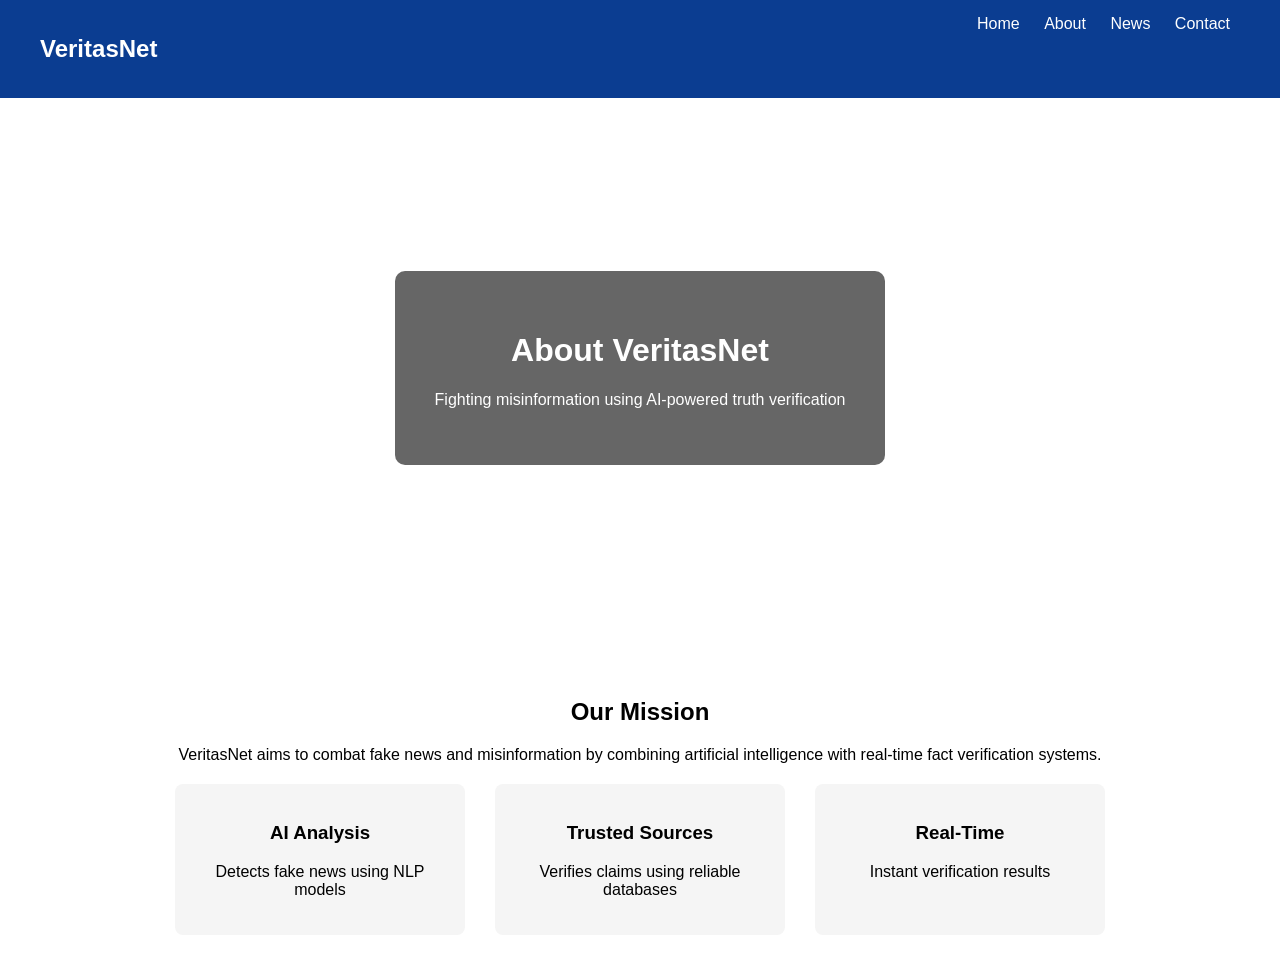
<file: about.html>
<!DOCTYPE html>
<html lang="en">
<head>
<meta charset="UTF-8">
<title>About - VeritasNet</title>

<style>
body {
    margin: 0;
    font-family: Arial;
}

/* NAVBAR */
.navbar {
    display: flex;
    justify-content: space-between;
    background: #0b3d91;
    padding: 15px 40px;
    color: white;
}

.navbar a {
    color: white;
    margin: 0 10px;
    text-decoration: none;
}

/* HERO */
.hero {
    height: 60vh;
    background: url('https://images.unsplash.com/photo-1451187580459-43490279c0fa')
                no-repeat center/cover;
    display: flex;
    justify-content: center;
    align-items: center;
}

.overlay {
    background: rgba(0,0,0,0.6);
    padding: 40px;
    color: white;
    text-align: center;
    border-radius: 10px;
}

/* CONTENT */
.container {
    padding: 40px;
    text-align: center;
}

.features {
    display: flex;
    justify-content: center;
    gap: 30px;
    margin-top: 20px;
}

.card {
    background: #f5f5f5;
    padding: 20px;
    border-radius: 8px;
    width: 250px;
}
</style>
</head>

<body>

<!-- NAVBAR -->
<div class="navbar">
    <h2>VeritasNet</h2>

    <div>
        <a href="index.html">Home</a>
        <a href="about.html">About</a>
        <a href="news.html">News</a>
        <a href="contact.html">Contact</a>
    </div>
</div>

<!-- HERO -->
<div class="hero">
    <div class="overlay">
        <h1>About VeritasNet</h1>
        <p>Fighting misinformation using AI-powered truth verification</p>
    </div>
</div>

<!-- CONTENT -->
<div class="container">
    <h2>Our Mission</h2>
    <p>
        VeritasNet aims to combat fake news and misinformation by combining 
        artificial intelligence with real-time fact verification systems.
    </p>

    <div class="features">
        <div class="card">
            <h3>AI Analysis</h3>
            <p>Detects fake news using NLP models</p>
        </div>

        <div class="card">
            <h3>Trusted Sources</h3>
            <p>Verifies claims using reliable databases</p>
        </div>

        <div class="card">
            <h3>Real-Time</h3>
            <p>Instant verification results</p>
        </div>
    </div>
</div>

</body>
</html>
</file>
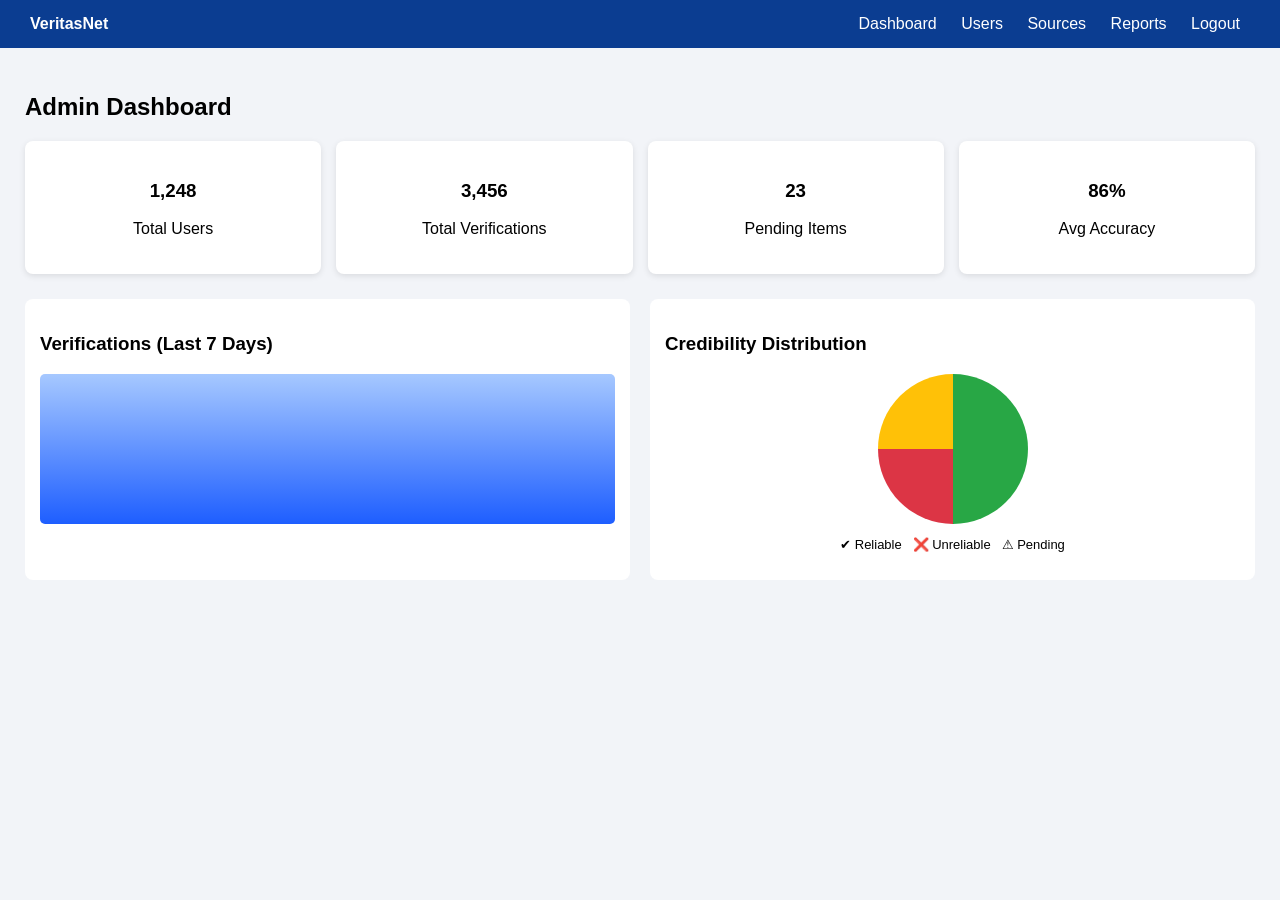
<file: admit.html>
<!DOCTYPE html>
<html lang="en">
<head>
<meta charset="UTF-8">
<title>Admin Dashboard - VeritasNet</title>

<style>
body {
    margin: 0;
    font-family: Arial;
    background: #f2f4f8;
}

/* NAVBAR */
.navbar {
    display: flex;
    justify-content: space-between;
    background: #0b3d91;
    padding: 15px 30px;
    color: white;
}

.navbar a {
    color: white;
    margin: 0 10px;
    text-decoration: none;
}

/* CONTAINER */
.container {
    padding: 25px;
}

/* CARDS */
.cards {
    display: flex;
    gap: 15px;
    margin-top: 20px;
}

.card {
    flex: 1;
    background: white;
    padding: 20px;
    border-radius: 8px;
    text-align: center;
    box-shadow: 0 2px 6px rgba(0,0,0,0.1);
}

/* CHART SECTION */
.section {
    display: flex;
    gap: 20px;
    margin-top: 25px;
}

.box {
    flex: 1;
    background: white;
    padding: 15px;
    border-radius: 8px;
}

/* SIMPLE GRAPH */
.graph {
    height: 150px;
    background: linear-gradient(to top, #1e5eff, #a6c8ff);
    border-radius: 5px;
}

/* PIE CHART (FAKE DESIGN) */
.pie {
    width: 150px;
    height: 150px;
    border-radius: 50%;
    background: conic-gradient(
        #28a745 0% 50%,
        #dc3545 50% 75%,
        #ffc107 75% 100%
    );
    margin: auto;
}
</style>
</head>

<body>

<!-- NAVBAR -->
<div class="navbar">
    <div><b>VeritasNet</b></div>

    <div>
        <a href="dashboard.html">Dashboard</a>
        <a href="users.html">Users</a>
        <a href="sources.html">Sources</a>
        <a href="reports.html">Reports</a>
        <a href="login.html">Logout</a>
    </div>
</div>

<!-- MAIN -->
<div class="container">

<h2>Admin Dashboard</h2>

<!-- TOP CARDS -->
<div class="cards">

    <div class="card">
        <h3>1,248</h3>
        <p>Total Users</p>
    </div>

    <div class="card">
        <h3>3,456</h3>
        <p>Total Verifications</p>
    </div>

    <div class="card">
        <h3>23</h3>
        <p>Pending Items</p>
    </div>

    <div class="card">
        <h3>86%</h3>
        <p>Avg Accuracy</p>
    </div>

</div>

<!-- CHARTS -->
<div class="section">

    <!-- GRAPH -->
    <div class="box">
        <h3>Verifications (Last 7 Days)</h3>
        <div class="graph"></div>
    </div>

    <!-- PIE -->
    <div class="box">
        <h3>Credibility Distribution</h3>
        <div class="pie"></div>

        <p style="text-align:center; font-size:13px;">
            ✔ Reliable &nbsp; ❌ Unreliable &nbsp; ⚠ Pending
        </p>
    </div>

</div>

</div>

</body>
</html>
</file>
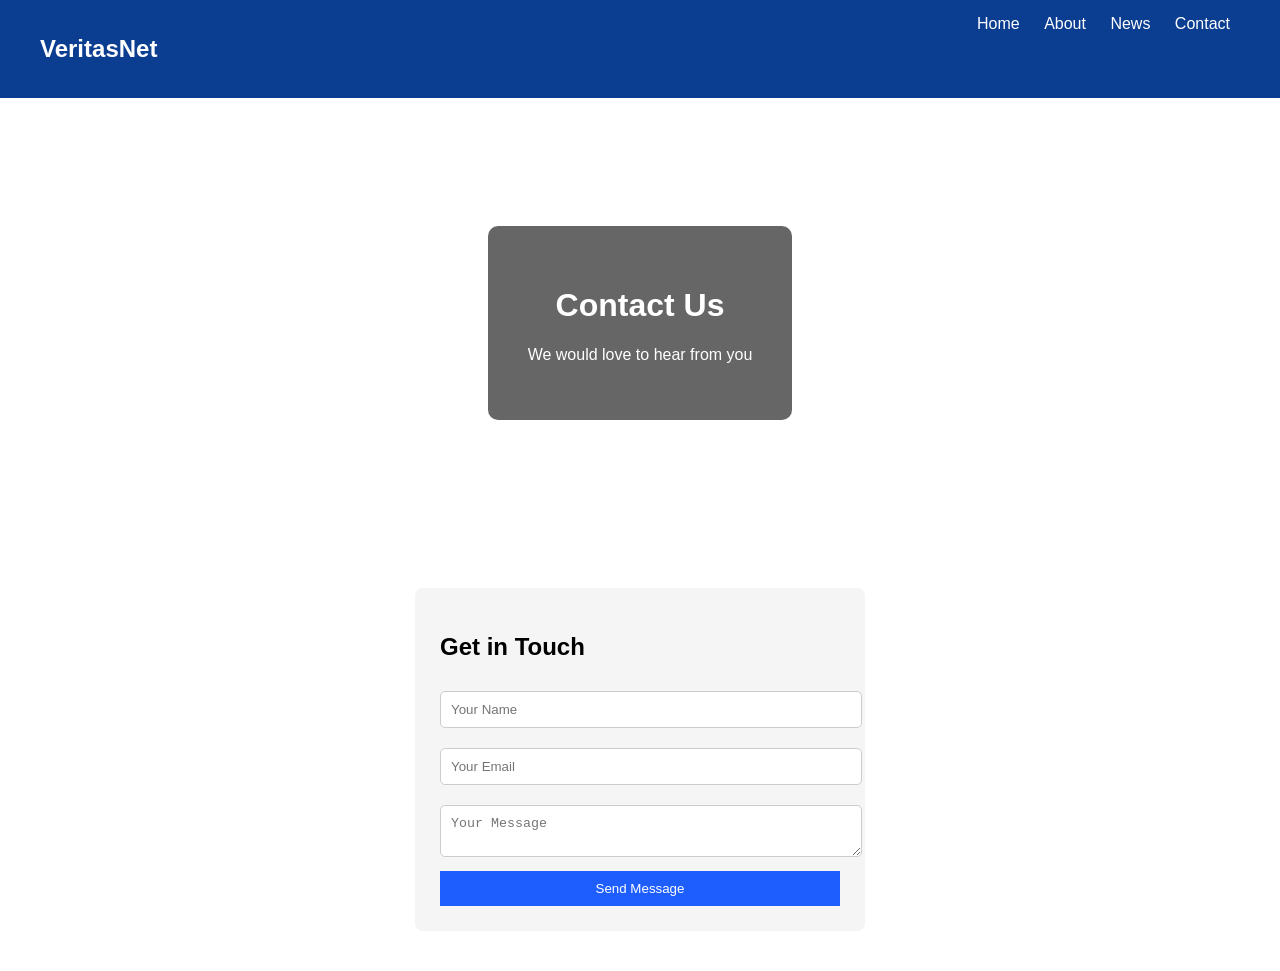
<file: contact.html>
<!DOCTYPE html>
<html lang="en">
<head>
<meta charset="UTF-8">
<title>Contact - VeritasNet</title>

<style>
body {
    margin: 0;
    font-family: Arial;
}

/* NAVBAR */
.navbar {
    display: flex;
    justify-content: space-between;
    background: #0b3d91;
    padding: 15px 40px;
    color: white;
}

.navbar a {
    color: white;
    margin: 0 10px;
    text-decoration: none;
}

/* HERO */
.hero {
    height: 50vh;
    background: url('https://images.unsplash.com/photo-1522202176988-66273c2fd55f')
                no-repeat center/cover;
    display: flex;
    justify-content: center;
    align-items: center;
}

.overlay {
    background: rgba(0,0,0,0.6);
    padding: 40px;
    color: white;
    text-align: center;
    border-radius: 10px;
}

/* FORM */
.container {
    padding: 40px;
    display: flex;
    justify-content: center;
}

.form-box {
    background: #f5f5f5;
    padding: 25px;
    width: 400px;
    border-radius: 8px;
}

input, textarea {
    width: 100%;
    padding: 10px;
    margin: 10px 0;
    border-radius: 5px;
    border: 1px solid #ccc;
}

.btn {
    background: #1e5eff;
    color: white;
    padding: 10px;
    border: none;
    width: 100%;
    cursor: pointer;
}
</style>
</head>

<body>

<!-- NAVBAR -->
<div class="navbar">
    <h2>VeritasNet</h2>

    <div>
        <a href="index.html">Home</a>
        <a href="about.html">About</a>
        <a href="news.html">News</a>
        <a href="contact.html">Contact</a>
    </div>
</div>

<!-- HERO -->
<div class="hero">
    <div class="overlay">
        <h1>Contact Us</h1>
        <p>We would love to hear from you</p>
    </div>
</div>

<!-- FORM -->
<div class="container">
    <div class="form-box">
        <h2>Get in Touch</h2>

        <input type="text" placeholder="Your Name">
        <input type="email" placeholder="Your Email">
        <textarea placeholder="Your Message"></textarea>

        <button class="btn">Send Message</button>
    </div>
</div>

</body>
</html>
</file>
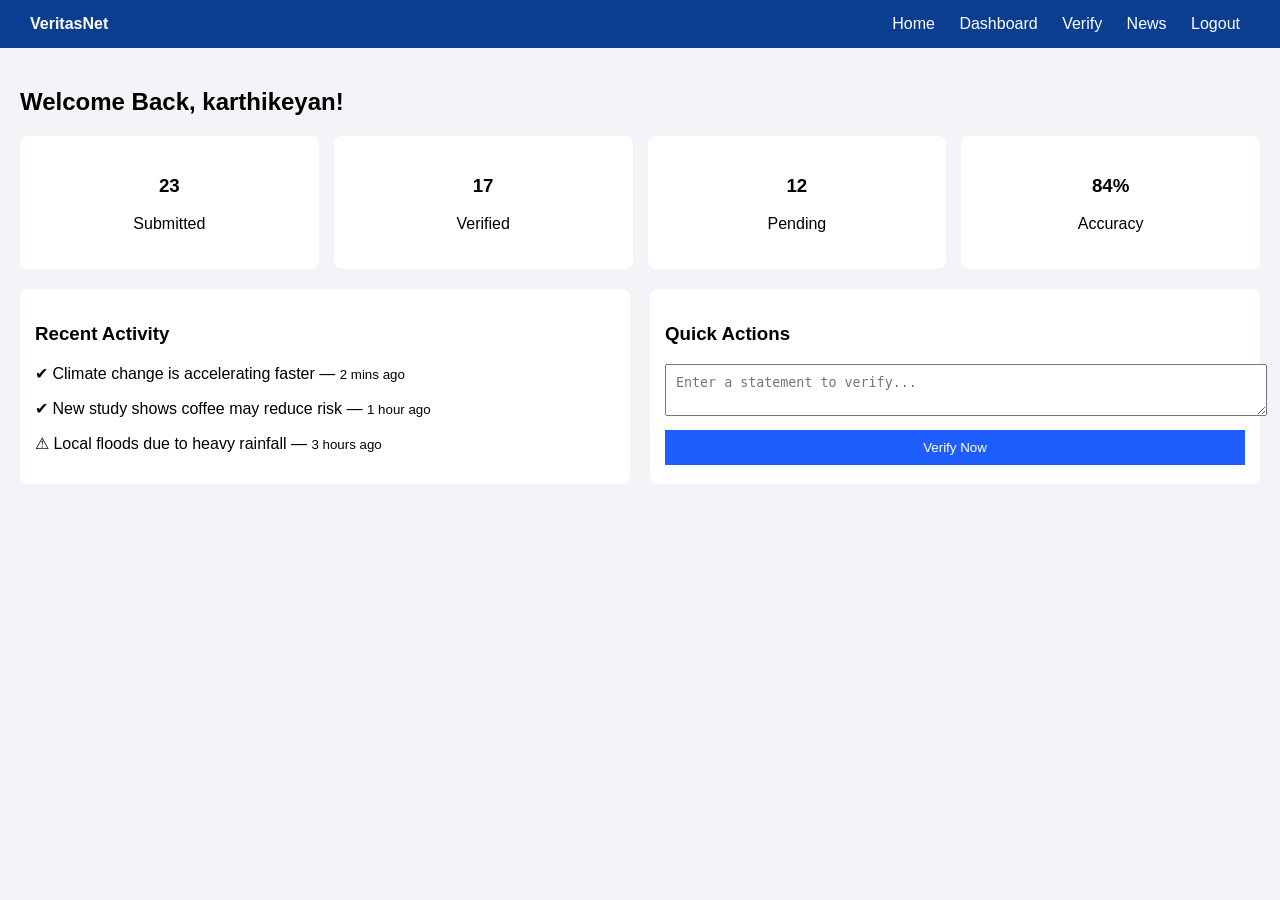
<file: dashboard.html>
<!DOCTYPE html>
<html lang="en">
<head>
<meta charset="UTF-8">
<title>Dashboard - VeritasNet</title>

<style>
body {
    margin: 0;
    font-family: Arial;
    background: #f2f4f8;
}

/* NAVBAR */
.navbar {
    display: flex;
    justify-content: space-between;
    background: #0b3d91;
    padding: 15px 30px;
    color: white;
}

.navbar a {
    color: white;
    margin: 0 10px;
    text-decoration: none;
}

/* CONTAINER */
.container {
    padding: 20px;
}

.cards {
    display: flex;
    gap: 15px;
    margin-top: 15px;
}

.card {
    flex: 1;
    background: white;
    padding: 20px;
    border-radius: 8px;
    text-align: center;
}

/* CONTENT */
.section {
    display: flex;
    gap: 20px;
    margin-top: 20px;
}

.box {
    flex: 1;
    background: white;
    padding: 15px;
    border-radius: 8px;
}

textarea {
    width: 100%;
    padding: 10px;
}

.btn {
    background: #1e5eff;
    color: white;
    padding: 10px;
    border: none;
    width: 100%;
    margin-top: 10px;
    cursor: pointer;
}
</style>
</head>

<body>

<!-- NAVBAR -->
<div class="navbar">
    <div><b>VeritasNet</b></div>

    <div>
        <a href="index.html">Home</a>
        <a href="dashboard.html">Dashboard</a>
        <a href="verify.html">Verify</a>
        <a href="news.html">News</a>
        <a href="login.html">Logout</a>
    </div>
</div>

<!-- MAIN -->
<div class="container">

<h2>Welcome Back, karthikeyan!</h2>

<!-- STATS -->
<div class="cards">
    <div class="card">
        <h3>23</h3>
        <p>Submitted</p>
    </div>

    <div class="card">
        <h3>17</h3>
        <p>Verified</p>
    </div>

    <div class="card">
        <h3>12</h3>
        <p>Pending</p>
    </div>

    <div class="card">
        <h3>84%</h3>
        <p>Accuracy</p>
    </div>
</div>

<!-- SECTIONS -->
<div class="section">

    <!-- RECENT ACTIVITY -->
    <div class="box">
        <h3>Recent Activity</h3>

        <p>✔ Climate change is accelerating faster — <small>2 mins ago</small></p>
        <p>✔ New study shows coffee may reduce risk — <small>1 hour ago</small></p>
        <p>⚠ Local floods due to heavy rainfall — <small>3 hours ago</small></p>
    </div>

    <!-- QUICK VERIFY -->
    <div class="box">
        <h3>Quick Actions</h3>

        <textarea placeholder="Enter a statement to verify..."></textarea>

        <button class="btn" onclick="location.href='result.html'">
            Verify Now
        </button>
    </div>

</div>

</div>

</body>
</html>
</file>
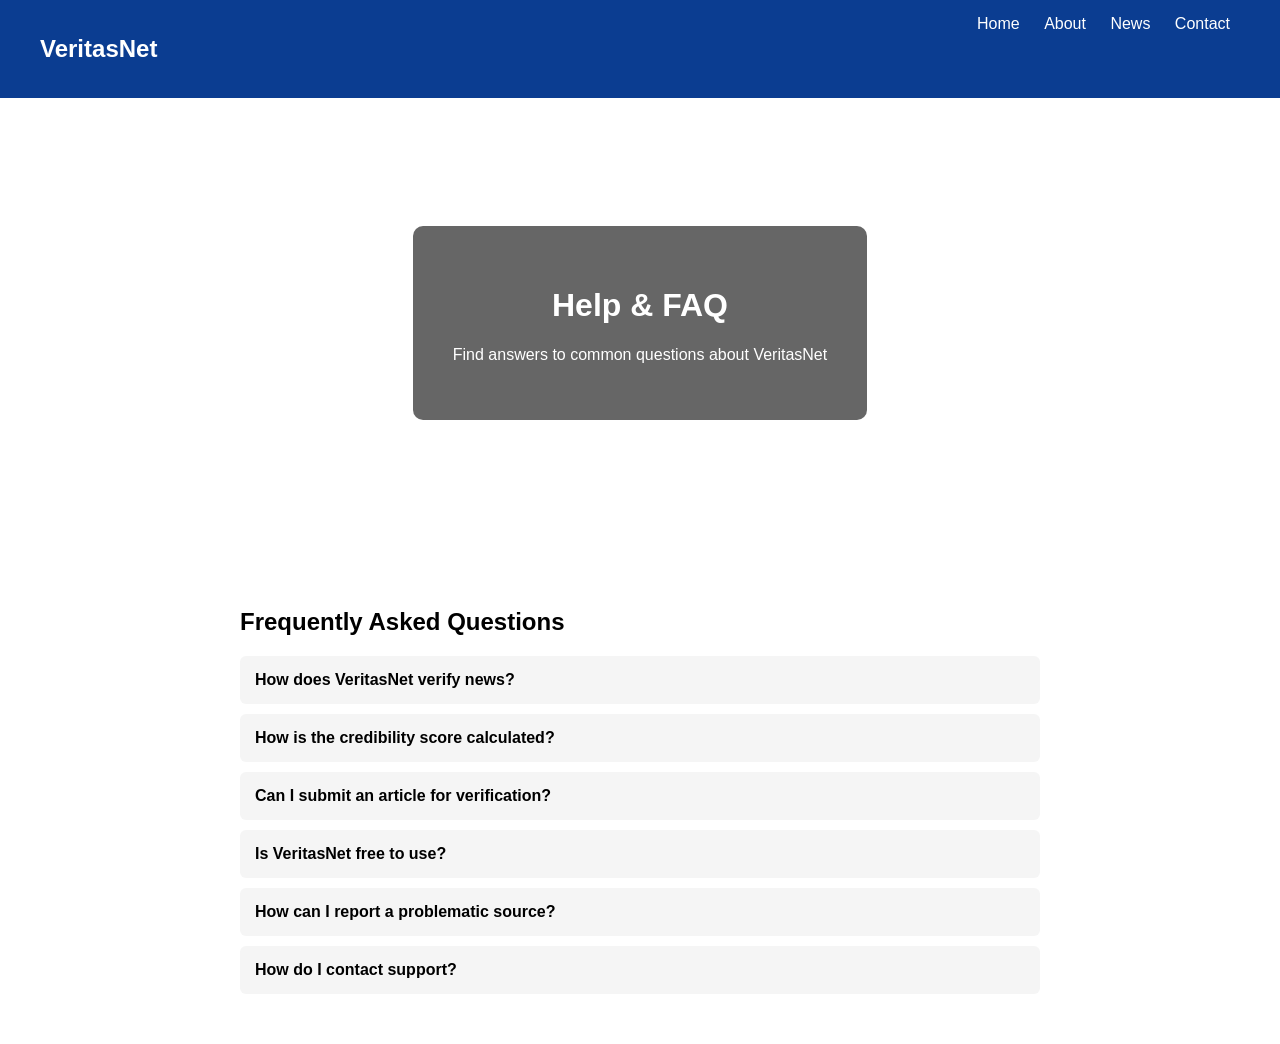
<file: help.html>
<!DOCTYPE html>
<html lang="en">
<head>
<meta charset="UTF-8">
<title>Help & FAQ - VeritasNet</title>

<style>
body {
    margin: 0;
    font-family: Arial;
}

/* NAVBAR */
.navbar {
    display: flex;
    justify-content: space-between;
    background: #0b3d91;
    padding: 15px 40px;
    color: white;
}

.navbar a {
    color: white;
    margin: 0 10px;
    text-decoration: none;
}

/* HERO */
.hero {
    height: 50vh;
    background: url('https://images.unsplash.com/photo-1451187580459-43490279c0fa')
                no-repeat center/cover;
    display: flex;
    justify-content: center;
    align-items: center;
}

.overlay {
    background: rgba(0,0,0,0.6);
    padding: 40px;
    color: white;
    text-align: center;
    border-radius: 10px;
}

/* FAQ SECTION */
.container {
    padding: 40px;
    max-width: 800px;
    margin: auto;
}

.faq {
    background: #f5f5f5;
    margin-bottom: 10px;
    border-radius: 6px;
}

.question {
    padding: 15px;
    cursor: pointer;
    font-weight: bold;
}

.answer {
    display: none;
    padding: 15px;
    border-top: 1px solid #ddd;
    font-size: 14px;
}

/* BUTTON */
.btn {
    background: #1e5eff;
    color: white;
    padding: 8px 14px;
    border-radius: 4px;
    border: none;
}
</style>
</head>

<body>

<!-- NAVBAR -->
<div class="navbar">
    <h2>VeritasNet</h2>

    <div>
        <a href="index.html">Home</a>
        <a href="about.html">About</a>
        <a href="news.html">News</a>
        <a href="contact.html">Contact</a>
    </div>
</div>

<!-- HERO -->
<div class="hero">
    <div class="overlay">
        <h1>Help & FAQ</h1>
        <p>Find answers to common questions about VeritasNet</p>
    </div>
</div>

<!-- FAQ -->
<div class="container">

    <h2>Frequently Asked Questions</h2>

    <div class="faq">
        <div class="question" onclick="toggle(this)">How does VeritasNet verify news?</div>
        <div class="answer">
            It uses AI models and trusted data sources to validate claims.
        </div>
    </div>

    <div class="faq">
        <div class="question" onclick="toggle(this)">How is the credibility score calculated?</div>
        <div class="answer">
            Based on source reliability, content analysis, and fact-checking databases.
        </div>
    </div>

    <div class="faq">
        <div class="question" onclick="toggle(this)">Can I submit an article for verification?</div>
        <div class="answer">
            Yes, users can enter any claim in the verification form.
        </div>
    </div>

    <div class="faq">
        <div class="question" onclick="toggle(this)">Is VeritasNet free to use?</div>
        <div class="answer">
            Basic verification is free, with premium features planned.
        </div>
    </div>

    <div class="faq">
        <div class="question" onclick="toggle(this)">How can I report a problematic source?</div>
        <div class="answer">
            Use the contact page to submit reports.
        </div>
    </div>

    <div class="faq">
        <div class="question" onclick="toggle(this)">How do I contact support?</div>
        <div class="answer">
            Visit the Contact page and submit your query.
        </div>
    </div>

</div>

<!-- SCRIPT -->
<script>
function toggle(element) {
    let answer = element.nextElementSibling;
    answer.style.display =
        answer.style.display === "block" ? "none" : "block";
}
</script>

</body>
</html>
</file>
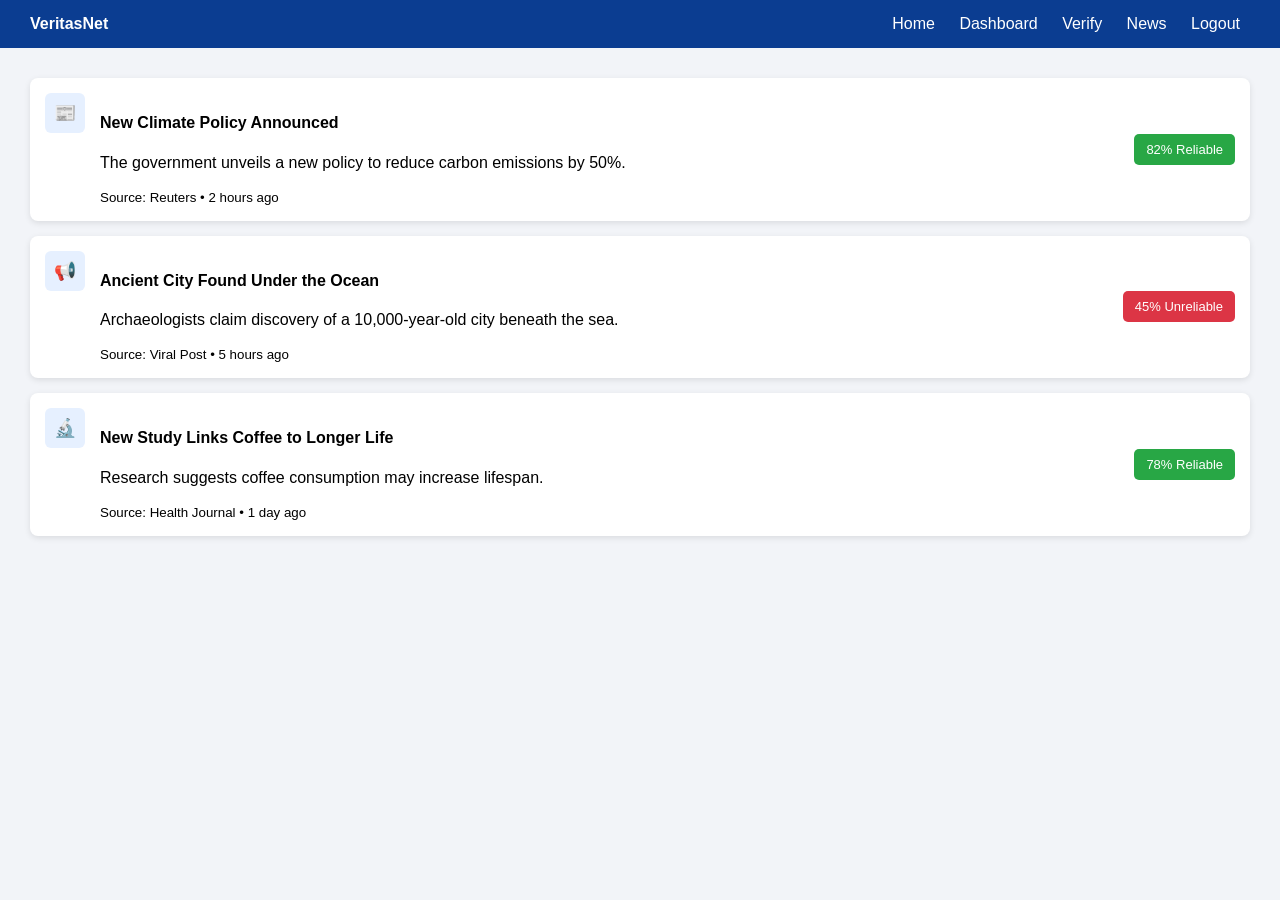
<file: news.html>
<!DOCTYPE html>
<html lang="en">
<head>
<meta charset="UTF-8">
<title>News Feed - VeritasNet</title>

<style>
body {
    margin: 0;
    font-family: Arial;
    background: #f2f4f8;
}

/* NAVBAR */
.navbar {
    display: flex;
    justify-content: space-between;
    background: #0b3d91;
    padding: 15px 30px;
    color: white;
}

.navbar a {
    color: white;
    margin: 0 10px;
    text-decoration: none;
}

/* CONTAINER */
.container {
    padding: 30px;
}

/* CARD */
.news-card {
    display: flex;
    justify-content: space-between;
    align-items: center;
    background: white;
    padding: 15px;
    margin-bottom: 15px;
    border-radius: 8px;
    box-shadow: 0 2px 6px rgba(0,0,0,0.1);
}

/* LEFT */
.news-left {
    display: flex;
    gap: 15px;
}

.icon {
    width: 40px;
    height: 40px;
    background: #e6f0ff;
    display: flex;
    align-items: center;
    justify-content: center;
    border-radius: 6px;
    font-size: 18px;
}

/* RIGHT BADGE */
.badge {
    padding: 8px 12px;
    border-radius: 5px;
    color: white;
    font-size: 13px;
}

/* COLORS */
.green {
    background: #28a745;
}

.red {
    background: #dc3545;
}

.yellow {
    background: #f0ad4e;
}
</style>
</head>

<body>

<!-- NAVBAR -->
<div class="navbar">
    <div><b>VeritasNet</b></div>

    <div>
        <a href="index.html">Home</a>
        <a href="dashboard.html">Dashboard</a>
        <a href="verify.html">Verify</a>
        <a href="news.html">News</a>
        <a href="login.html">Logout</a>
    </div>
</div>

<!-- NEWS -->
<div class="container">

    <!-- NEWS 1 -->
    <div class="news-card">
        <div class="news-left">
            <div class="icon">📰</div>
            <div>
                <h4>New Climate Policy Announced</h4>
                <p>The government unveils a new policy to reduce carbon emissions by 50%.</p>
                <small>Source: Reuters • 2 hours ago</small>
            </div>
        </div>
        <div class="badge green">82% Reliable</div>
    </div>

    <!-- NEWS 2 -->
    <div class="news-card">
        <div class="news-left">
            <div class="icon">📢</div>
            <div>
                <h4>Ancient City Found Under the Ocean</h4>
                <p>Archaeologists claim discovery of a 10,000-year-old city beneath the sea.</p>
                <small>Source: Viral Post • 5 hours ago</small>
            </div>
        </div>
        <div class="badge red">45% Unreliable</div>
    </div>

    <!-- NEWS 3 -->
    <div class="news-card">
        <div class="news-left">
            <div class="icon">🔬</div>
            <div>
                <h4>New Study Links Coffee to Longer Life</h4>
                <p>Research suggests coffee consumption may increase lifespan.</p>
                <small>Source: Health Journal • 1 day ago</small>
            </div>
        </div>
        <div class="badge green">78% Reliable</div>
    </div>

</div>

</body>
</html>
</file>
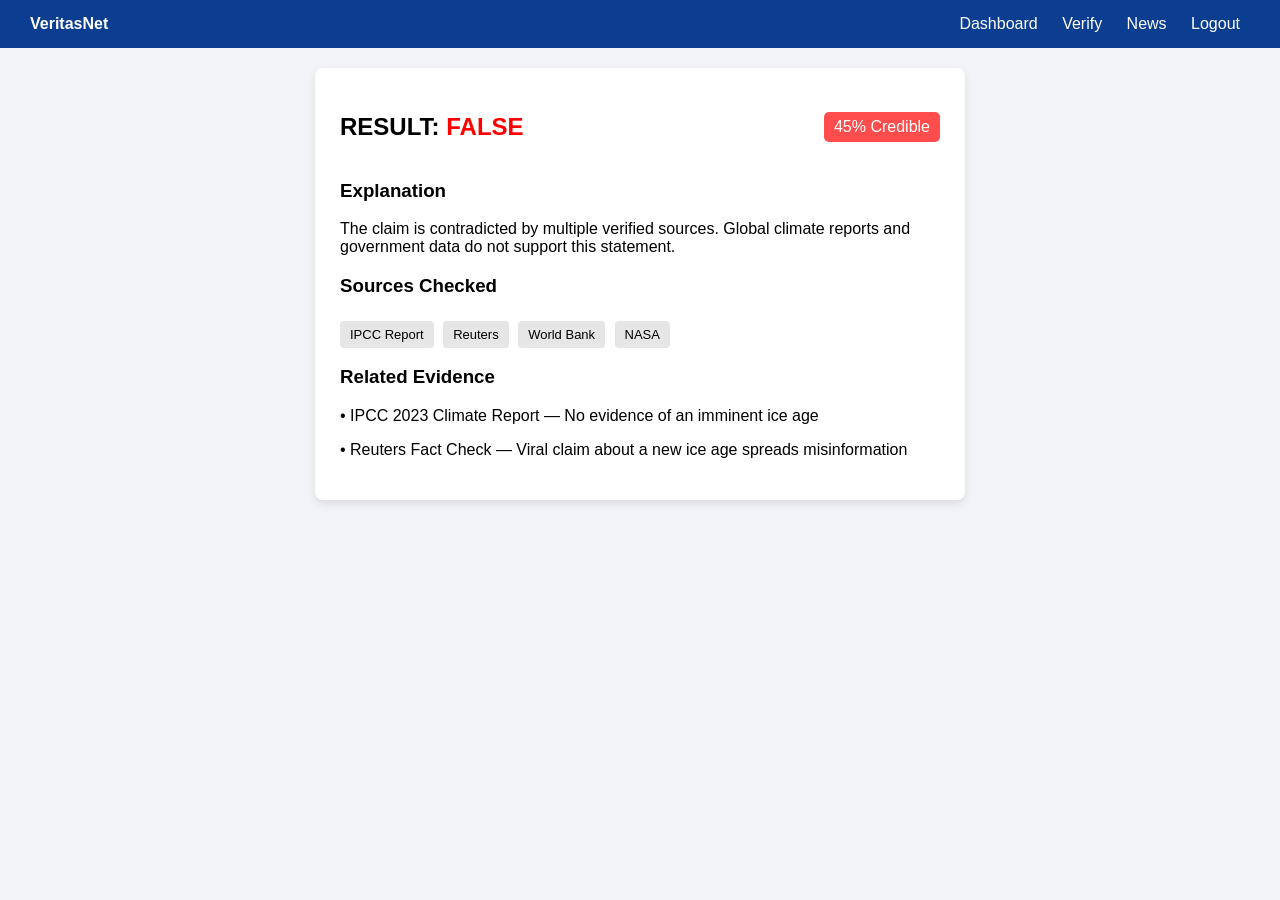
<file: result.html>
<!DOCTYPE html>
<html lang="en">
<head>
<meta charset="UTF-8">
<title>Verification Result - VeritasNet</title>

<style>
body {
    margin: 0;
    font-family: Arial;
    background: #f2f4f8;
}

/* NAVBAR */
.navbar {
    display: flex;
    justify-content: space-between;
    background: #0b3d91;
    padding: 15px 30px;
    color: white;
}

.navbar a {
    color: white;
    margin: 0 10px;
    text-decoration: none;
}

/* CONTAINER */
.container {
    padding: 20px;
    display: flex;
    justify-content: center;
}

/* RESULT CARD */
.card {
    background: white;
    padding: 25px;
    width: 600px;
    border-radius: 8px;
    box-shadow: 0 4px 10px rgba(0,0,0,0.1);
}

/* RESULT HEADER */
.result-header {
    display: flex;
    justify-content: space-between;
    align-items: center;
}

.false {
    color: red;
    font-weight: bold;
}

.score {
    background: #ff4d4d;
    color: white;
    padding: 6px 10px;
    border-radius: 5px;
}

/* SECTIONS */
.section {
    margin-top: 15px;
}

.tags span {
    display: inline-block;
    background: #e6e6e6;
    padding: 6px 10px;
    margin: 5px 5px 0 0;
    border-radius: 4px;
    font-size: 13px;
}
</style>
</head>

<body>

<!-- NAVBAR -->
<div class="navbar">
    <div><b>VeritasNet</b></div>

    <div>
        <a href="dashboard.html">Dashboard</a>
        <a href="verify.html">Verify</a>
        <a href="news.html">News</a>
        <a href="login.html">Logout</a>
    </div>
</div>

<!-- RESULT -->
<div class="container">
    <div class="card">

        <!-- HEADER -->
        <div class="result-header">
            <h2>RESULT: <span class="false">FALSE</span></h2>
            <div class="score">45% Credible</div>
        </div>

        <!-- EXPLANATION -->
        <div class="section">
            <h3>Explanation</h3>
            <p>
                The claim is contradicted by multiple verified sources. 
                Global climate reports and government data do not support this statement.
            </p>
        </div>

        <!-- SOURCES -->
        <div class="section">
            <h3>Sources Checked</h3>
            <div class="tags">
                <span>IPCC Report</span>
                <span>Reuters</span>
                <span>World Bank</span>
                <span>NASA</span>
            </div>
        </div>

        <!-- RELATED -->
        <div class="section">
            <h3>Related Evidence</h3>
            <p>• IPCC 2023 Climate Report — No evidence of an imminent ice age</p>
            <p>• Reuters Fact Check — Viral claim about a new ice age spreads misinformation</p>
        </div>

    </div>
</div>

</body>
</html>
</file>
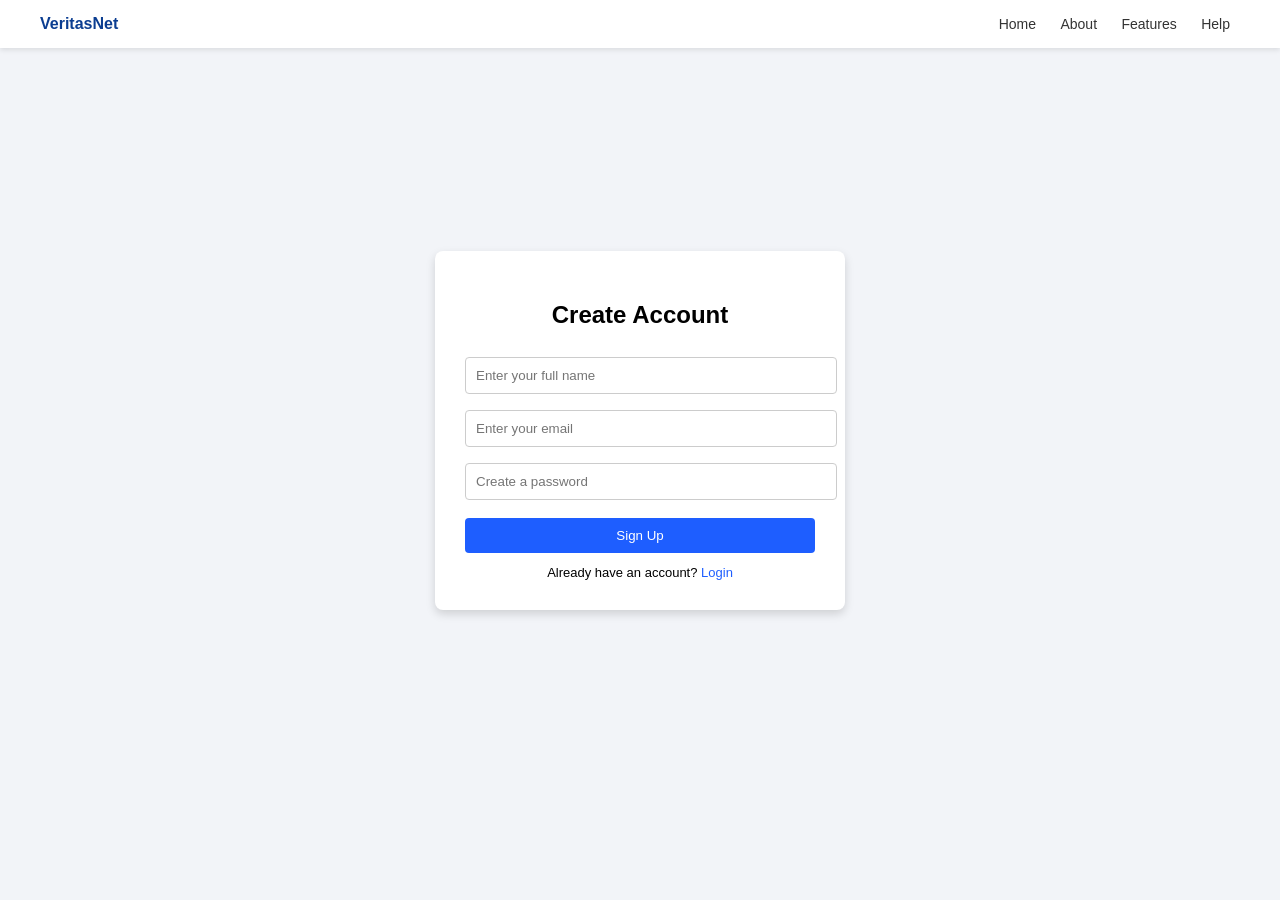
<file: signup.html>
<!DOCTYPE html>
<html lang="en">
<head>
    <meta charset="UTF-8">
    <title>Signup - VeritasNet</title>

    <style>
        body {
            margin: 0;
            font-family: Arial, sans-serif;
            background: #f2f4f8;
        }

        /* NAVBAR */
        .navbar {
            display: flex;
            justify-content: space-between;
            align-items: center;
            background: white;
            padding: 15px 40px;
            box-shadow: 0 2px 5px rgba(0,0,0,0.1);
        }

        .logo {
            font-weight: bold;
            color: #0b3d91;
        }

        .nav-links a {
            margin: 0 10px;
            text-decoration: none;
            color: #333;
            font-size: 14px;
        }

        .start-btn {
            background: #0b3d91;
            color: white;
            padding: 8px 14px;
            border-radius: 4px;
            border: none;
        }

        /* FORM */
        .container {
            display: flex;
            justify-content: center;
            align-items: center;
            height: 85vh;
        }

        .signup-box {
            background: white;
            padding: 30px;
            width: 350px;
            border-radius: 8px;
            box-shadow: 0 4px 10px rgba(0,0,0,0.15);
            text-align: center;
        }

        .signup-box h2 {
            margin-bottom: 20px;
        }

        input {
            width: 100%;
            padding: 10px;
            margin: 8px 0;
            border: 1px solid #ccc;
            border-radius: 4px;
        }

        .signup-btn {
            width: 100%;
            padding: 10px;
            background: #1e5eff;
            color: white;
            border: none;
            border-radius: 4px;
            margin-top: 10px;
            cursor: pointer;
        }

        .login-link {
            margin-top: 12px;
            font-size: 13px;
        }

        .login-link a {
            color: #1e5eff;
            text-decoration: none;
        }

    </style>
</head>

<body>

    <!-- NAVBAR -->
    <div class="navbar">
        <div class="logo">VeritasNet</div>

        <div class="nav-links">
            <a href="index.html">Home</a>
            <a href="about.html">About</a>
            <a href="article.html">Features</a>
            <a href="help.html">Help</a>
        </div>
    </div>

    <!-- SIGNUP FORM -->
    <div class="container">
        <div class="signup-box">
            <h2>Create Account</h2>

            <input type="text" placeholder="Enter your full name">
            <input type="email" placeholder="Enter your email">
            <input type="password" placeholder="Create a password">

            <a href="dashboard.html">
    <button class="signup-btn">Sign Up</button>
</a>

            <div class="login-link">
                Already have an account?
                <a href="login.html">Login</a>
            </div>
        </div>
    </div>

</body>
</html>
</file>
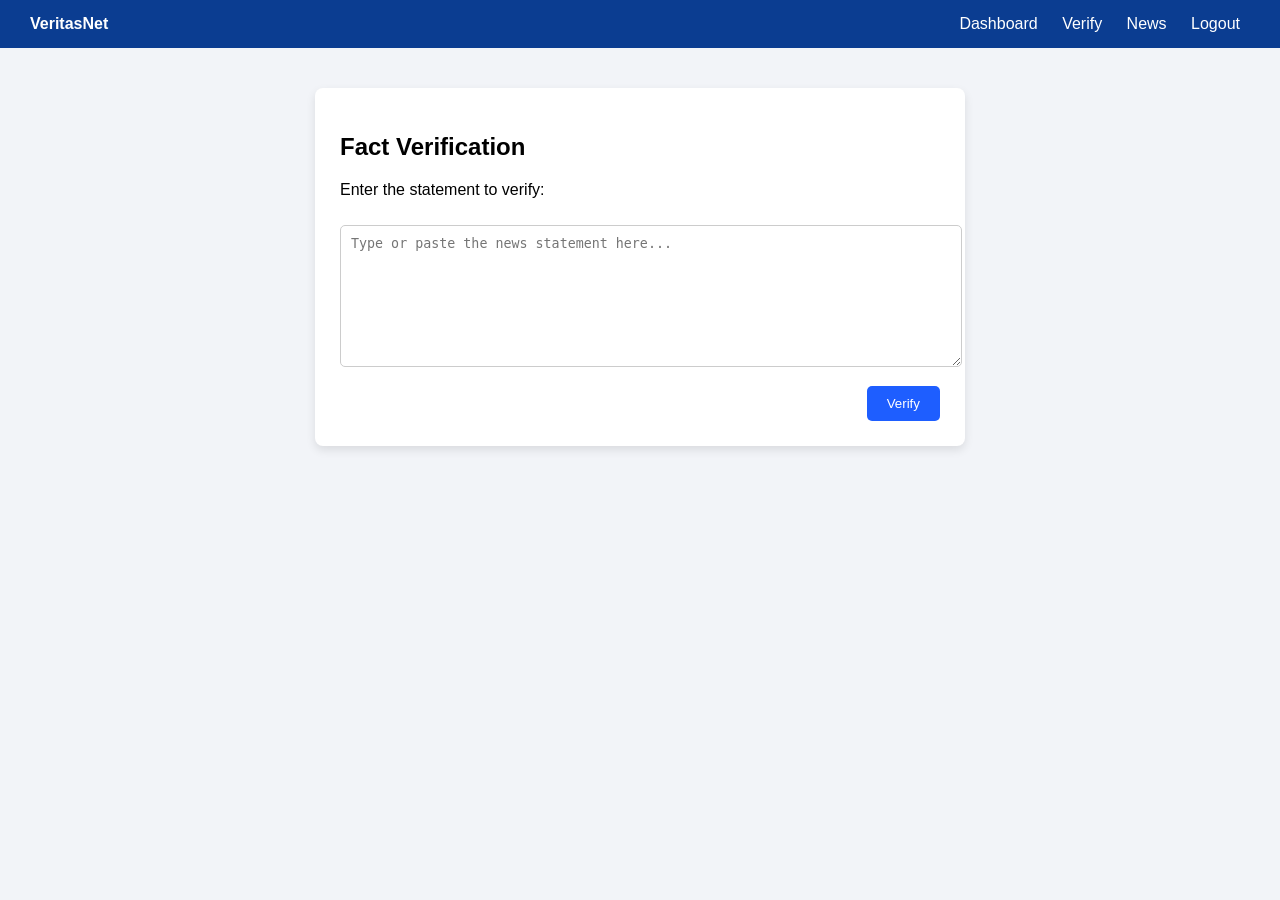
<file: verify.html>
<!DOCTYPE html>
<html lang="en">
<head>
<meta charset="UTF-8">
<title>Verify News - VeritasNet</title>

<style>
body {
    margin: 0;
    font-family: Arial;
    background: #f2f4f8;
}

/* NAVBAR */
.navbar {
    display: flex;
    justify-content: space-between;
    background: #0b3d91;
    padding: 15px 30px;
    color: white;
}

.navbar a {
    color: white;
    margin: 0 10px;
    text-decoration: none;
}

/* CONTAINER */
.container {
    display: flex;
    justify-content: center;
    padding: 40px;
}

/* CARD */
.card {
    background: white;
    padding: 25px;
    width: 600px;
    border-radius: 8px;
    box-shadow: 0 4px 10px rgba(0,0,0,0.1);
}

/* FORM */
textarea {
    width: 100%;
    height: 120px;
    padding: 10px;
    border-radius: 5px;
    border: 1px solid #ccc;
    margin-top: 10px;
}

.btn {
    margin-top: 15px;
    background: #1e5eff;
    color: white;
    padding: 10px 20px;
    border: none;
    border-radius: 5px;
    cursor: pointer;
    float: right;
}
</style>
</head>

<body>

<!-- NAVBAR -->
<div class="navbar">
    <div><b>VeritasNet</b></div>

    <div>
        <a href="dashboard.html">Dashboard</a>
        <a href="verify.html">Verify</a>
        <a href="news.html">News</a>
        <a href="login.html">Logout</a>
    </div>
</div>

<!-- FORM -->
<div class="container">
    <div class="card">

        <h2>Fact Verification</h2>

        <p>Enter the statement to verify:</p>

        <textarea placeholder="Type or paste the news statement here..."></textarea>

        <!-- Button goes to result page -->
        <button class="btn" onclick="location.href='result.html'">
            Verify
        </button>

    </div>
</div>

</body>
</html>
</file>
